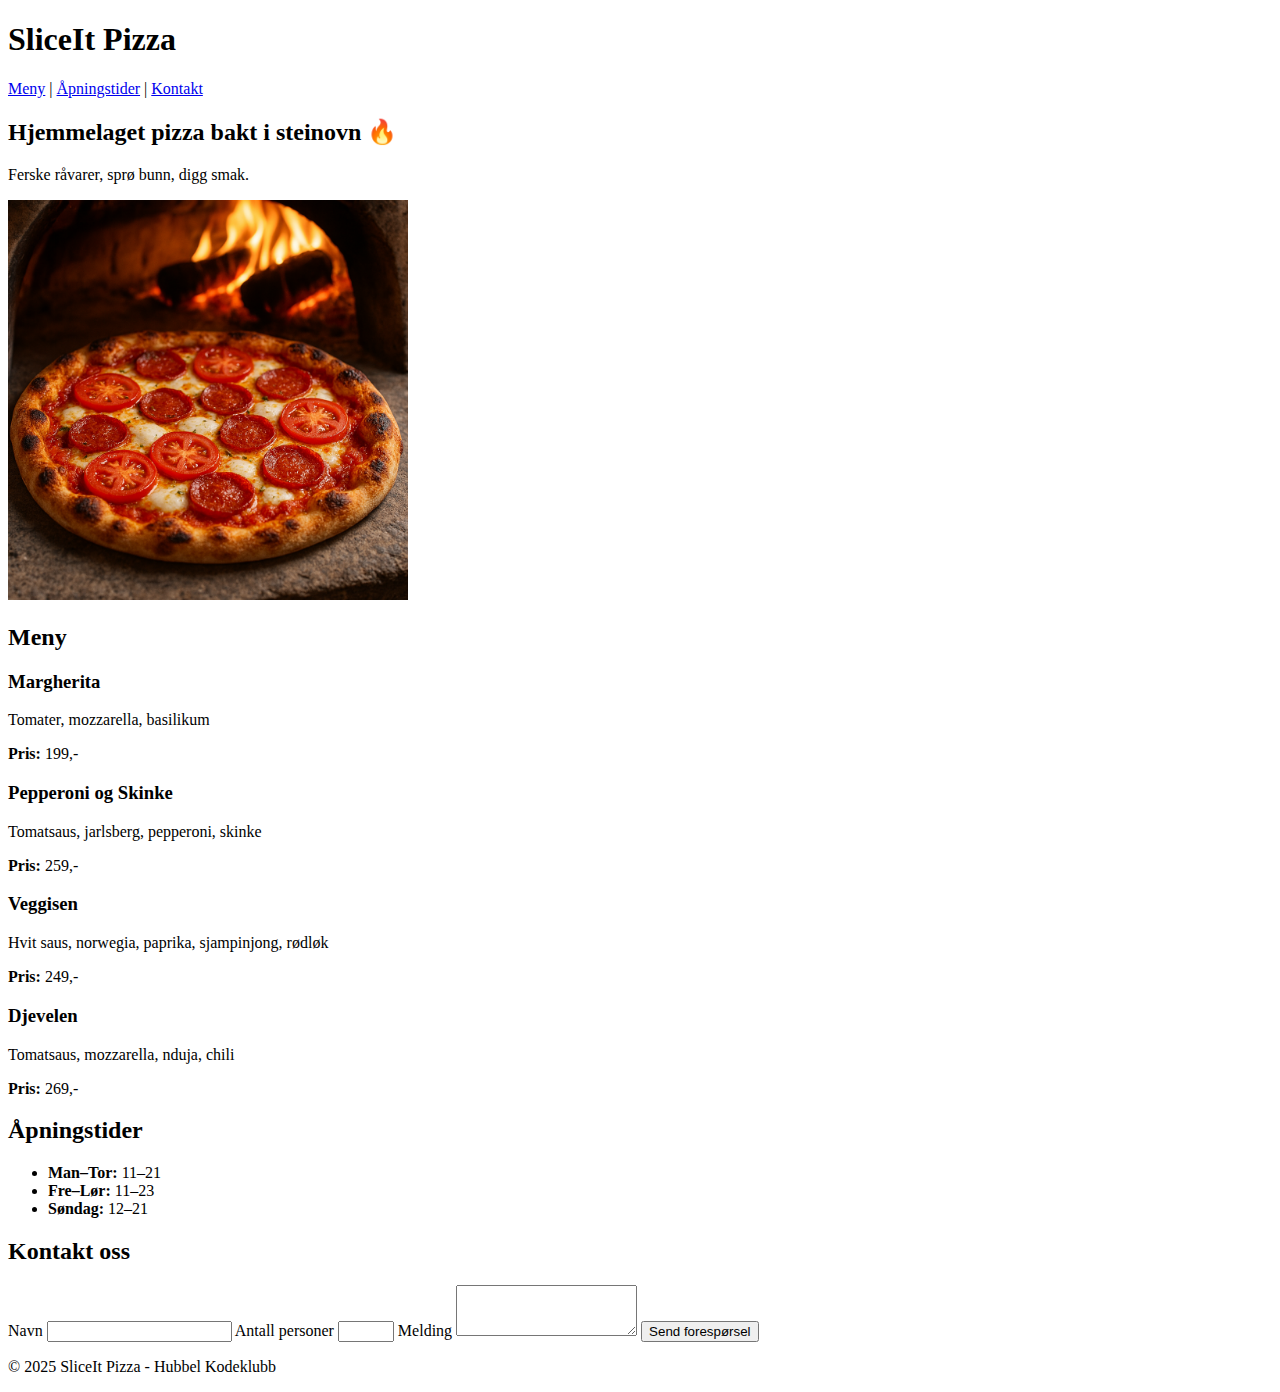
<file: stage-1-html/index.html>
<!DOCTYPE html>
<html lang="no">
    <head>
        <meta charset="utf-8" />
        <meta name="viewport" content="width=device-width, initial-scale=1" />
        <title>SliceIt Pizza</title>
    </head>
    <body>
        <header>
            <h1>SliceIt Pizza</h1>
            <nav>
                <a href="#meny">Meny</a> |
                <a href="#apningstider">Åpningstider</a> |
                <a href="#kontakt">Kontakt</a>
            </nav>
        </header>

        <main>
            <div id="hero">
                <h2>Hjemmelaget pizza bakt i steinovn 🔥</h2>
                <p>Ferske råvarer, sprø bunn, digg smak.</p>
                <img
                    src="pizza.png"
                    alt="Sprø pizza rett fra ovnen"
                    width="400"
                />
            </div>

            <div id="meny">
                <h2>Meny</h2>
                <div>
                    <h3>Margherita</h3>
                    <p>Tomater, mozzarella, basilikum</p>
                    <p><strong>Pris:</strong> 199,-</p>
                </div>
                <div>
                    <h3>Pepperoni og Skinke</h3>
                    <p>Tomatsaus, jarlsberg, pepperoni, skinke</p>
                    <p><strong>Pris:</strong> 259,-</p>
                </div>
                <div>
                    <h3>Veggisen</h3>
                    <p>Hvit saus, norwegia, paprika, sjampinjong, rødløk</p>
                    <p><strong>Pris:</strong> 249,-</p>
                </div>
                <div>
                    <h3>Djevelen</h3>
                    <p>Tomatsaus, mozzarella, nduja, chili</p>
                    <p><strong>Pris:</strong> 269,-</p>
                </div>
            </div>

            <div id="apningstider">
                <h2>Åpningstider</h2>
                <ul>
                    <li><strong>Man–Tor:</strong> 11–21</li>
                    <li><strong>Fre–Lør:</strong> 11–23</li>
                    <li><strong>Søndag:</strong> 12–21</li>
                </ul>
            </div>

            <div id="kontakt">
                <h2>Kontakt oss</h2>
                <form>
                    <label for="navn">Navn</label>
                    <input id="navn" name="navn" type="text" required />

                    <label for="antall">Antall personer</label>
                    <input
                        id="antall"
                        name="antall"
                        type="number"
                        min="1"
                        max="12"
                        required
                    />

                    <label for="melding">Melding</label>
                    <textarea id="melding" name="melding" rows="3"></textarea>

                    <button type="submit">Send forespørsel</button>
                </form>
            </div>
        </main>

        <footer>
            <p>© 2025 SliceIt Pizza - Hubbel Kodeklubb</p>
        </footer>
    </body>
</html>
</file>
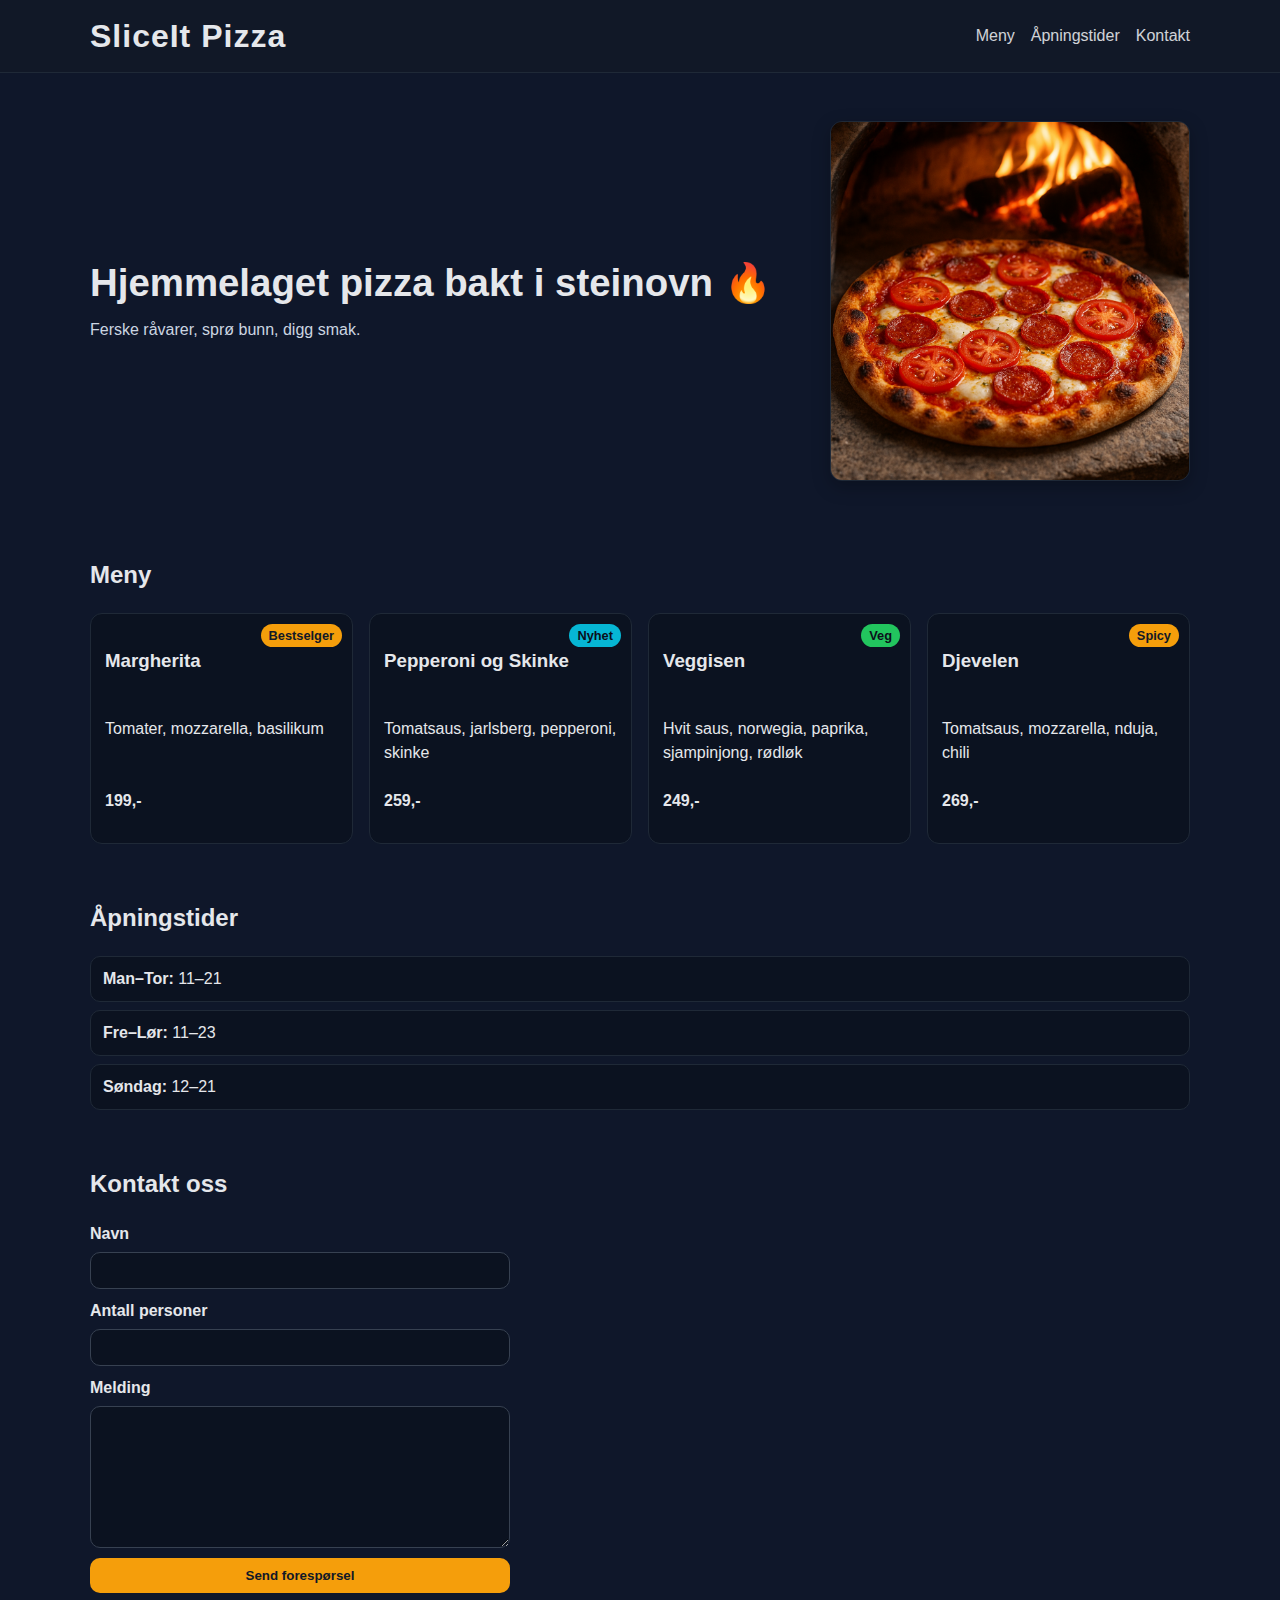
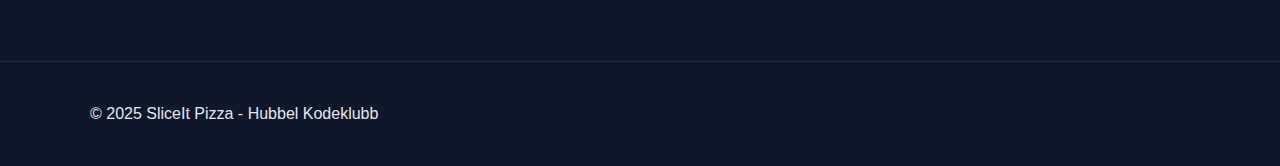
<file: stage-2-css/index.html>
<!DOCTYPE html>
<html lang="no">
    <head>
        <meta charset="utf-8" />
        <meta name="viewport" content="width=device-width, initial-scale=1" />
        <title>SliceIt Pizza</title>
        <link rel="stylesheet" href="style.css" />
    </head>
    <body>
        <a class="skip-link" href="#hero">Hopp til hovedinnhold</a>

        <header class="site-header">
            <div class="container header-wrap">
                <h1 class="logo"><a href="#hero">SliceIt Pizza</a></h1>
                <nav class="nav" aria-label="Hovedmeny">
                    <a href="#meny">Meny</a>
                    <a href="#apningstider">Åpningstider</a>
                    <a href="#kontakt">Kontakt</a>
                </nav>
            </div>
        </header>

        <main class="container">
            <section id="hero" class="hero" aria-labelledby="hero-title">
                <div class="hero__text">
                    <h2 id="hero-title">
                        Hjemmelaget pizza bakt i steinovn 🔥
                    </h2>
                    <p>Ferske råvarer, sprø bunn, digg smak.</p>
                </div>
                <img
                    src="pizza.png"
                    alt="Sprø pizza rett fra ovnen"
                    class="hero__img"
                />
            </section>

            <section id="meny" class="section" aria-labelledby="meny-title">
                <h2 id="meny-title">Meny</h2>
                <div class="grid">
                    <article class="card">
                        <div class="card__badges">
                            <span class="badge">Bestselger</span>
                        </div>
                        <h3>Margherita</h3>
                        <p>Tomater, mozzarella, basilikum</p>
                        <p class="price" aria-label="Pris 199 kroner">199,-</p>
                    </article>

                    <article class="card">
                        <div class="card__badges">
                            <span class="badge badge--new">Nyhet</span>
                        </div>
                        <h3>Pepperoni og Skinke</h3>
                        <p>Tomatsaus, jarlsberg, pepperoni, skinke</p>
                        <p class="price" aria-label="Pris 259 kroner">259,-</p>
                    </article>

                    <article class="card">
                        <div class="card__badges">
                            <span class="badge badge--veg">Veg</span>
                        </div>
                        <h3>Veggisen</h3>
                        <p>Hvit saus, norwegia, paprika, sjampinjong, rødløk</p>
                        <p class="price" aria-label="Pris 249 kroner">249,-</p>
                    </article>

                    <article class="card">
                        <div class="card__badges">
                            <span class="badge">Spicy</span>
                        </div>
                        <h3>Djevelen</h3>
                        <p>Tomatsaus, mozzarella, nduja, chili</p>
                        <p class="price" aria-label="Pris 269 kroner">269,-</p>
                    </article>
                </div>
            </section>

            <section
                id="apningstider"
                class="section"
                aria-labelledby="tider-title"
            >
                <h2 id="tider-title">Åpningstider</h2>
                <ul class="opening-list">
                    <li><strong>Man–Tor:</strong> 11–21</li>
                    <li><strong>Fre–Lør:</strong> 11–23</li>
                    <li><strong>Søndag:</strong> 12–21</li>
                </ul>
            </section>

            <section
                id="kontakt"
                class="section"
                aria-labelledby="kontakt-title"
            >
                <h2 id="kontakt-title">Kontakt oss</h2>
                <form class="form" action="#" method="post" novalidate>
                    <div class="form__field">
                        <label for="navn">Navn</label>
                        <input
                            id="navn"
                            name="navn"
                            type="text"
                            required
                            autocomplete="name"
                        />
                    </div>

                    <div class="form__field">
                        <label for="antall">Antall personer</label>
                        <input
                            id="antall"
                            name="antall"
                            type="number"
                            min="1"
                            max="12"
                            inputmode="numeric"
                            required
                        />
                    </div>

                    <div class="form__field">
                        <label for="melding">Melding</label>
                        <textarea
                            id="melding"
                            name="melding"
                            rows="8"
                            autocomplete="off"
                        ></textarea>
                    </div>

                    <button type="submit" class="btn">Send forespørsel</button>
                </form>
            </section>
        </main>

        <footer class="site-footer">
            <div class="container">
                <p>© 2025 SliceIt Pizza - Hubbel Kodeklubb</p>
            </div>
        </footer>
    </body>
</html>
</file>
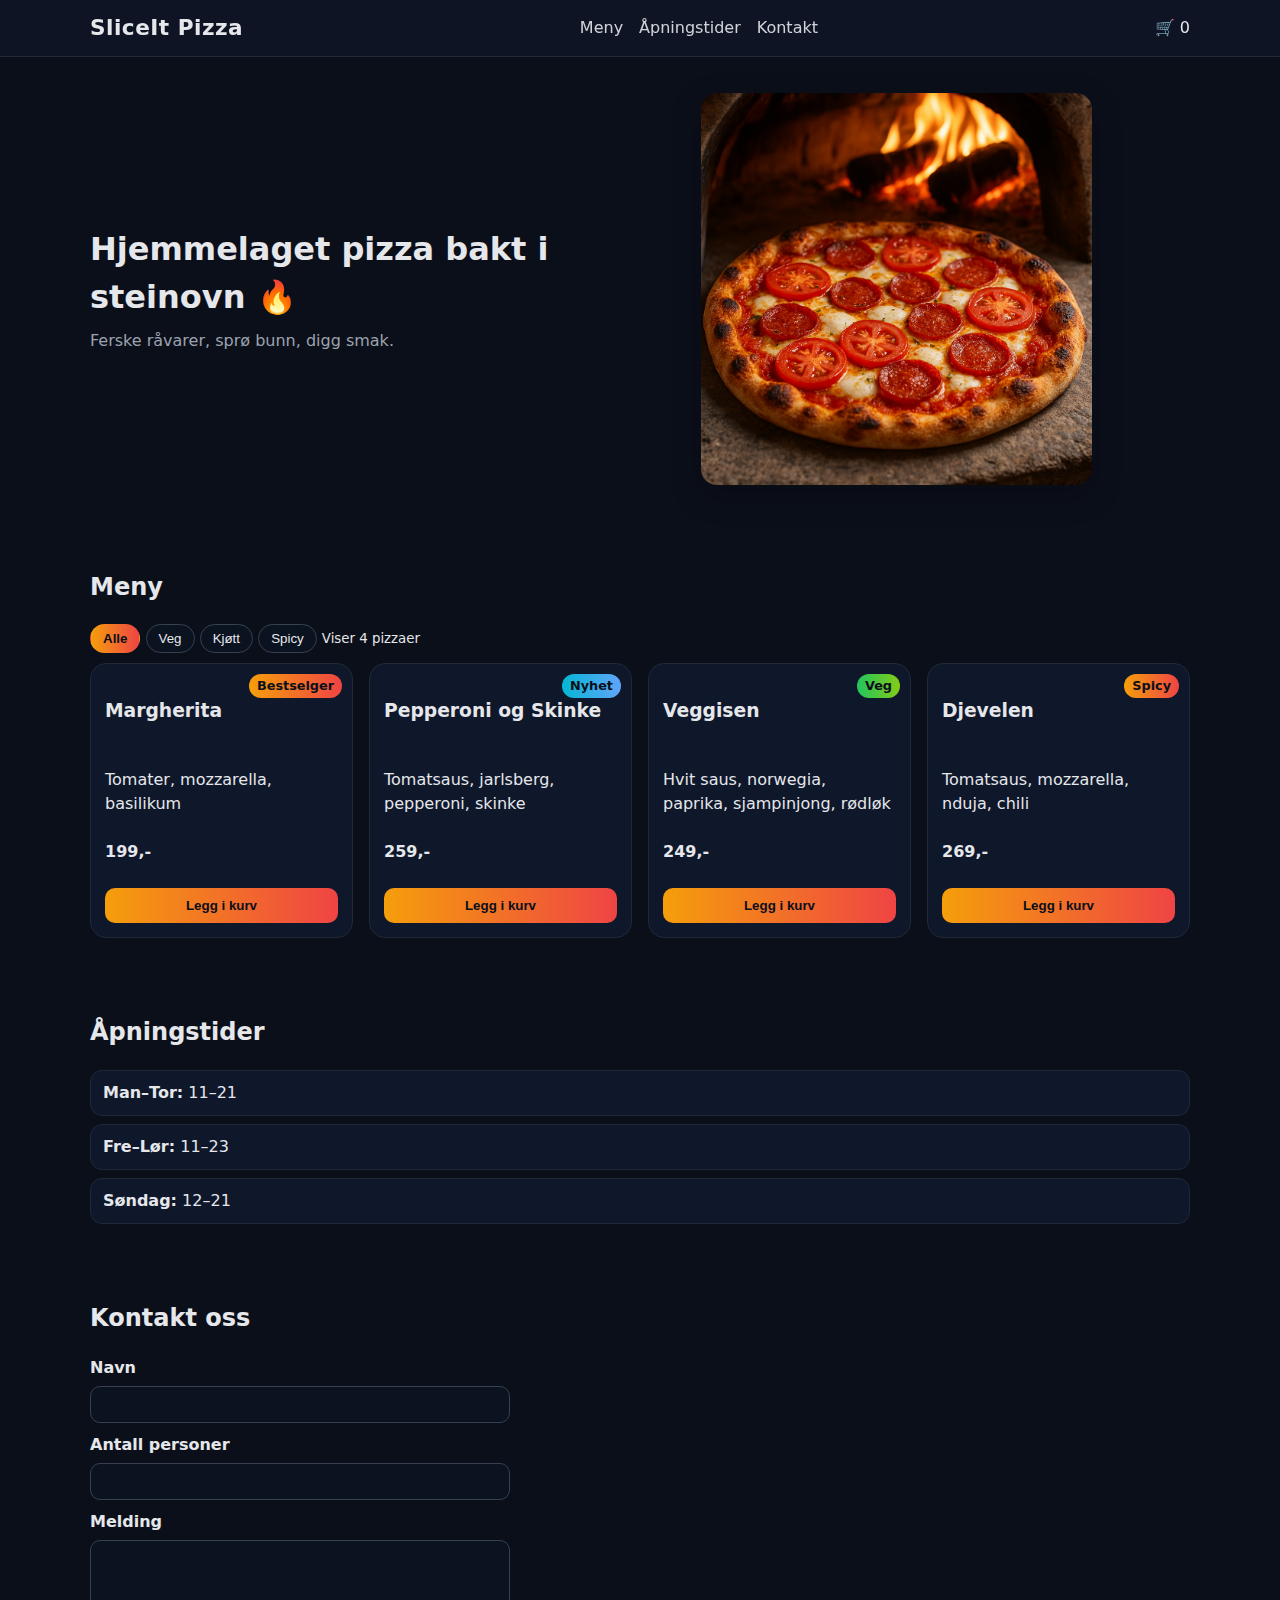
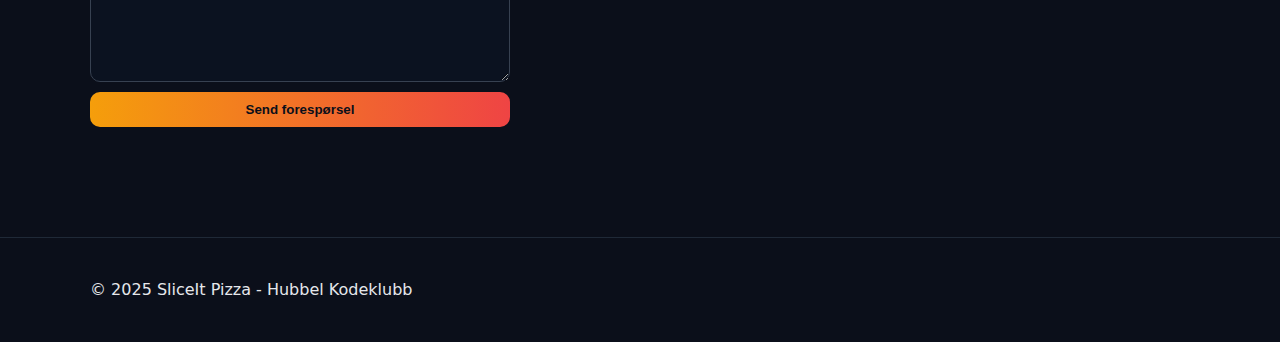
<file: stage-3-js/index.html>
<!DOCTYPE html>
<html lang="no">
  <head>
    <meta charset="utf-8" />
    <meta name="viewport" content="width=device-width, initial-scale=1" />
    <title>SliceIt Pizza</title>
    <link rel="stylesheet" href="style.css" />
  </head>
  <body>
    <a class="skip-link" href="#hero">Hopp til hovedinnhold</a>

    <header class="site-header">
      <div class="container header-wrap">
        <h1 class="logo"><a href="#hero">SliceIt Pizza</a></h1>
        <nav class="nav" aria-label="Hovedmeny">
          <a href="#meny">Meny</a>
          <a href="#apningstider">Åpningstider</a>
          <a href="#kontakt">Kontakt</a>
        </nav>
      </div>
    </header>

    <main class="container">
      <section id="hero" class="hero" aria-labelledby="hero-title">
        <div class="hero__text">
          <h2 id="hero-title">Hjemmelaget pizza bakt i steinovn 🔥</h2>
          <p>Ferske råvarer, sprø bunn, digg smak.</p>
        </div>
        <img
          src="pizza.png"
          alt="Sprø pizza rett fra ovnen"
          class="hero__img"
        />
      </section>

      <section id="meny" class="section" aria-labelledby="meny-title">
        <h2 id="meny-title">Meny</h2>
        <div class="grid">
          <article class="card">
            <div class="card__badges"><span class="badge">Bestselger</span></div>
            <h3>Margherita</h3>
            <p>Tomater, mozzarella, basilikum</p>
            <p class="price" aria-label="Pris 199 kroner">199,-</p>
          </article>

          <article class="card">
            <div class="card__badges"><span class="badge badge--new">Nyhet</span></div>
            <h3>Pepperoni og Skinke</h3>
            <p>Tomatsaus, jarlsberg, pepperoni, skinke</p>
            <p class="price" aria-label="Pris 259 kroner">259,-</p>
          </article>

          <article class="card">
            <div class="card__badges"><span class="badge badge--veg">Veg</span></div>
            <h3>Veggisen</h3>
            <p>Hvit saus, norwegia, paprika, sjampinjong, rødløk</p>
            <p class="price" aria-label="Pris 249 kroner">249,-</p>
          </article>

          <article class="card">
            <div class="card__badges"><span class="badge">Spicy</span></div>
            <h3>Djevelen</h3>
            <p>Tomatsaus, mozzarella, nduja, chili</p>
            <p class="price" aria-label="Pris 269 kroner">269,-</p>
          </article>
        </div>
      </section>

      <section id="apningstider" class="section" aria-labelledby="tider-title">
        <h2 id="tider-title">Åpningstider</h2>
        <ul class="opening-list">
          <li><strong>Man–Tor:</strong> 11–21</li>
          <li><strong>Fre–Lør:</strong> 11–23</li>
          <li><strong>Søndag:</strong> 12–21</li>
        </ul>
      </section>

      <section id="kontakt" class="section" aria-labelledby="kontakt-title">
        <h2 id="kontakt-title">Kontakt oss</h2>
        <form class="form" action="#" method="post" novalidate>
          <div class="form__field">
            <label for="navn">Navn</label>
            <input id="navn" name="navn" type="text" required autocomplete="name" />
          </div>

          <div class="form__field">
            <label for="antall">Antall personer</label>
            <input
              id="antall"
              name="antall"
              type="number"
              min="1"
              max="12"
              inputmode="numeric"
              required
            />
          </div>

          <div class="form__field">
            <label for="melding">Melding</label>
            <textarea id="melding" name="melding" rows="8" autocomplete="off"></textarea>
          </div>

          <button type="submit" class="btn">Send forespørsel</button>
        </form>
      </section>
    </main>

    <footer class="site-footer">
      <div class="container">
        <p>© 2025 SliceIt Pizza - Hubbel Kodeklubb</p>
      </div>
    </footer>  
    <script src="script.js"></script>
  </body>
</html>
</file>
<file: stage-2-css/style.css>
:root {
    --bg: #0f172a;
    --text: #e5e7eb;
    --accent: #f59e0b;
    --panel: #0b1220;
    --border: #1f2937;
    --anchor-offset: 80px;
}

* {
    box-sizing: border-box;
}
html,
body {
    margin: 0;
    padding: 0;
}

html {
    scroll-behavior: smooth;
}

body {
    font-family: "Trebuchet MS", Verdana, sans-serif;
    color: var(--text);
    background: var(--bg);
    line-height: 1.5;
}

.container {
    width: min(1100px, 92%);
    margin: 0 auto;
}

.skip-link {
    position: absolute;
    left: -999px;
    top: -999px;
    background: #111827;
    color: var(--text);
    padding: 8px 12px;
    border-radius: 6px;
}
.skip-link:focus {
    left: 12px;
    top: 12px;
    outline: 2px solid var(--accent);
}

.site-header {
    position: sticky;
    top: 0;
    background-color: #111827;
    border-bottom: 1px solid var(--border);
    z-index: 10;
}
.header-wrap {
    display: flex;
    align-items: center;
    justify-content: space-between;
    padding: 12px 0;
}
.logo {
    margin: 0;
    font-size: 2rem;
    letter-spacing: 1px;
}
.logo a {
    color: var(--text);
    text-decoration: none;
}

.nav {
    display: flex;
    gap: 16px;
}
.nav a {
    color: var(--text);
    text-decoration: none;
    opacity: 0.9;
}
.nav a:hover,
.nav a:focus {
    color: var(--accent);
}

.hero {
    display: flex;
    align-items: center;
    justify-content: space-between;
    gap: 32px;
    padding: 48px 0;
}
.hero__text {
    flex: 1 1 480px;
}
.hero__text h2 {
    margin: 0 0 12px;
    font-size: 2.4rem;
    line-height: 1.2;
}
.hero__text p {
    margin: 0;
    color: #cbd5e1;
}

.hero__img {
    flex: 0 1 360px;
    width: 100%;
    max-width: 360px;
    align-self: center;
    border-radius: 12px;
    border: 1px solid var(--border);
    box-shadow: 0 6px 18px rgba(0, 0, 0, 0.25);
}

.section {
    padding: 28px 0;
}
.section h2 {
    margin-top: 0;
}

.grid {
    display: flex;
    flex-wrap: wrap;
    gap: 16px;
}
.card {
    background-color: var(--panel);
    border: 1px solid var(--border);
    border-radius: 12px;
    padding: 14px;
    min-height: 170px;
    position: relative;

    display: flex;
    flex-direction: column;
    gap: 8px;

    flex: 1 1 230px;

    transition: transform 0.15s ease;
}
.card:hover {
    transform: translateY(-2px);
}

.card__badges {
    position: absolute;
    top: 10px;
    right: 10px;
    display: flex;
    gap: 6px;
}

.badge {
    background-color: var(--accent);
    color: #111827;
    padding: 2px 8px;
    border-radius: 999px;
    font-weight: 700;
    font-size: 0.8rem;
}
.badge--veg {
    background-color: #22c55e;
    color: #0b0f1a;
}
.badge--new {
    background-color: #06b6d4;
    color: #0b0f1a;
}

.price {
    font-weight: 800;
    margin-top: auto;
}

.opening-list {
    list-style: none;
    padding: 0;
    margin: 0;
}
.opening-list li {
    background-color: var(--panel);
    border: 1px solid var(--border);
    border-radius: 10px;
    padding: 10px 12px;
}
.opening-list li + li {
    margin-top: 8px;
}

.form {
    display: flex;
    flex-direction: column;
    gap: 10px;
    max-width: 420px;
}
.form__field {
    display: flex;
    flex-direction: column;
    gap: 6px;
}
label {
    font-weight: 600;
}

input,
textarea,
button {
    padding: 10px 12px;
    border-radius: 10px;
    border: 1px solid #374151;
    background-color: var(--panel);
    color: var(--text);
}

*:focus-visible {
    outline: 2px solid var(--accent);
    outline-offset: 2px;
}

.btn {
    background-color: var(--accent);
    color: #111827;
    font-weight: 800;
    border: none;
    cursor: pointer;
}
.btn:hover {
    filter: brightness(1.05);
}
.btn:active {
    transform: translateY(1px);
}

.site-footer {
    padding: 24px 0;
    margin-top: 40px;
    border-top: 1px solid var(--border);
}

#hero,
#meny,
#apningstider,
#kontakt {
    scroll-margin-top: var(--anchor-offset);
}

@media (max-width: 800px) {
    .hero {
        flex-direction: column;
        align-items: center;
        text-align: center;
        gap: 16px;
        padding: 24px 0;
    }

    .hero__text {
        order: 1;
        flex: 0 0 auto;
    }

    .hero__img {
        order: 2;
        flex: 0 0 auto;
        max-width: 420px;
    }
}
</file>
<file: stage-3-js/style.css>
:root {
  --bg: #0b0f1a;
  --panel: #0f172a;
  --text: #e5e7eb;
  --muted: #9ca3af;
  --brand: #f59e0b; 
  --brand-2: #ef4444; 

  --anchor-offset: 80px;
}

* { box-sizing: border-box; }
html, body { margin: 0; padding: 0; }
html { scroll-behavior: smooth; }

body {
  font-family: system-ui, -apple-system, Segoe UI, Roboto, Arial;
  color: var(--text);
  background: radial-gradient(1200px 500px at 50% -20%, #1f2937 0%, var(--bg) 60%);
  line-height: 1.5;
}

.container { width: min(1100px, 92%); margin: 0 auto; }

.skip-link {
  position: absolute;
  left: -999px;
  top: -999px;
  background: #111827;
  color: var(--text);
  padding: 8px 12px;
  border-radius: 6px;
}
.skip-link:focus {
  left: 12px;
  top: 12px;
  outline: 2px solid var(--brand);
}

.site-header {
  position: sticky;
  top: 0;
  z-index: 10;
  background: rgba(15, 23, 42, 0.7);
  backdrop-filter: blur(8px);
  border-bottom: 1px solid #1f2937;
}
.header-wrap {
  display: flex;
  align-items: center;
  justify-content: space-between;
  padding: 12px 0;
}
.logo { margin: 0; font-size: 1.35rem; letter-spacing: .5px; }
.logo a { color: var(--text); text-decoration: none; }

.nav { display: flex; gap: 16px; }
.nav a {
  color: var(--text);
  text-decoration: none;
  opacity: .9;
}
.nav a:hover { color: var(--brand); }

.hero {
  display: grid;
  grid-template-columns: 1.2fr 1fr;
  gap: 24px;
  align-items: center;
  padding: 36px 0;
}
.hero__text h2 { margin: 0 0 8px; font-size: 2rem; }
.hero__text p  { margin: 0; color: var(--muted); }
.hero__img {
  width: 80%;
  border-radius: 16px;
  box-shadow: 0 10px 30px rgba(0,0,0,.25);
}

.section { padding: 28px 0; }

.grid {
  display: grid;
  grid-template-columns: repeat(auto-fit, minmax(230px, 1fr));
  gap: 16px;
}
.card {
  background: var(--panel);
  border: 1px solid #1f2937;
  border-radius: 16px;
  padding: 14px;
  min-height: 170px;
  position: relative;

  display: flex;
  flex-direction: column;
  gap: 8px;
}
.card__badges {
  position: absolute;
  top: 10px;
  right: 10px;
  display: flex;
  gap: 6px;
}
.badge {
  background: linear-gradient(90deg, var(--brand), var(--brand-2));
  color: #0b0f1a;
  padding: 2px 8px;
  border-radius: 999px;
  font-weight: 700;
  font-size: .8rem;
}
.badge--veg { background: linear-gradient(90deg, #22c55e, #84cc16); }
.badge--new { background: linear-gradient(90deg, #06b6d4, #60a5fa); }

.price {
  font-weight: 800;
  margin-top: auto; 
}

.chip {
    background: #0b1220;
    color: var(--text);
    border: 1px solid #374151;
    cursor: pointer;
    padding: 6px 12px;
    border-radius: 999px;
    transition: all 0.2s ease;
}

.chip:hover {
    border-color: var(--brand);
}

.chip--active {
    background: linear-gradient(90deg, var(--brand), var(--brand-2));
    color: #0b0f1a;
    font-weight: 700;
    border-color: transparent;
}

.opening-list { list-style: none; padding: 0; margin: 0; }
.opening-list li {
  background: var(--panel);
  border: 1px solid #1f2937;
  border-radius: 12px;
  padding: 10px 12px;
}
.opening-list li + li { margin-top: 8px; }

.form { display: grid; gap: 10px; max-width: 420px; }
.form__field { display: grid; gap: 6px; }
label { font-weight: 600; }

input, textarea, button {
  padding: 10px 12px;
  border-radius: 10px;
  border: 1px solid #374151;
  background: #0b1220;
  color: var(--text);
}

button.btn {
  background: linear-gradient(90deg, var(--brand), var(--brand-2));
  color: #0b0f1a;
  font-weight: 800;
  border: none;
  cursor: pointer;
}
button.btn:hover { filter: brightness(1.05); }

.site-footer {
  padding: 24px 0;
  margin-top: 40px;
  border-top: 1px solid #1f2937;
}

#hero, #meny, #apningstider, #kontakt {
  scroll-margin-top: var(--anchor-offset);
}

@media (max-width: 800px) {
  .hero { grid-template-columns: 1fr; }
}
</file>
